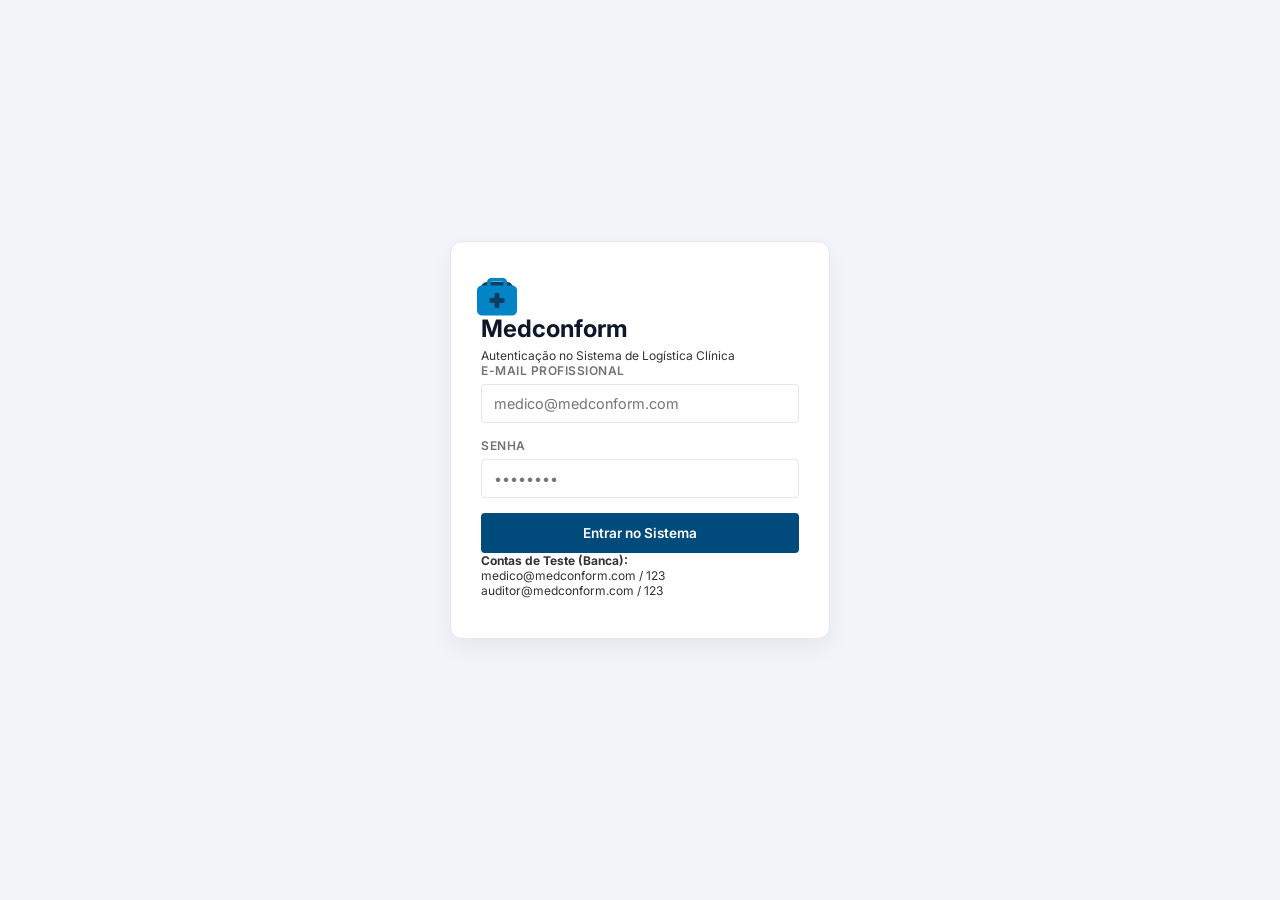
<file: frontend/auditoria.html>
<!DOCTYPE html>
<html lang="pt-BR">

<head>
    <meta charset="UTF-8">
    <meta name="viewport" content="width=device-width, initial-scale=1.0">
    <title>Medconform - Auditoria Técnica</title>
    <link rel="stylesheet" href="style.css">
    <link rel="preconnect" href="https://fonts.googleapis.com">
    <link rel="preconnect" href="https://fonts.gstatic.com" crossorigin>
    <link href="https://fonts.googleapis.com/css2?family=Inter:wght@400;500;600;700&display=swap" rel="stylesheet">
    <link rel="stylesheet" href="https://cdnjs.cloudflare.com/ajax/libs/font-awesome/6.4.0/css/all.min.css">
</head>

<body>

    <div class="app-container">
        <!-- Sidebar -->
        <aside class="sidebar">
            <div class="sidebar-top">
                <div class="logo-area">
                    <div class="logo-icon"><i class="fa-solid fa-briefcase-medical"></i></div>
                    <div class="logo-text">
                        <h1>Medconform</h1>
                        <span>LOGÍSTICA CLÍNICA</span>
                    </div>
                </div>

                <button id="btn-nova-solicitacao" class="btn-new-request"
                    onclick="window.location.href='solicitacoes.html'">
                    <i class="fa-solid fa-plus"></i> Nova Solicitação
                </button>

                <nav class="main-menu">
                    <a href="index.html" class="menu-item"><i class="fa-solid fa-border-all"></i> Dashboard</a>
                    <a href="solicitacoes.html" class="menu-item"><i class="fa-regular fa-clipboard"></i>
                        Solicitações</a>
                    <a href="documentos.html" class="menu-item"><i class="fa-solid fa-file-medical"></i> Documentos</a>
                    <a href="auditoria.html" id="menu-auditoria" class="menu-item active"><i
                            class="fa-solid fa-gavel"></i> Auditoria</a>
                    <a href="materiais.html" class="menu-item"><i class="fa-solid fa-box-open"></i> Materiais</a>
                    <a href="fornecedores.html" class="menu-item"><i class="fa-solid fa-truck"></i> Fornecedores</a>
                    <a href="#" class="menu-item"><i class="fa-solid fa-chart-line"></i> Relatórios</a>
                    <a href="#" class="menu-item"><i class="fa-solid fa-gear"></i> Configurações</a>
                </nav>
            </div>

            <div class="sidebar-bottom">
                <a href="#" class="menu-item"><i class="fa-regular fa-circle-question"></i> Ajuda</a>
                <a href="#" id="btn-logout" class="menu-item sign-out"><i
                        class="fa-solid fa-arrow-right-from-bracket"></i> Sair</a>
            </div>
        </aside>

        <!-- Main Content -->
        <main class="main-content">
            <!-- Topbar -->
            <header class="topbar">
                <div class="search-bar">
                    <i class="fa-solid fa-magnifying-glass"></i>
                    <input type="text" placeholder="Buscar por ID, médico ou paciente...">
                </div>
                <div class="topbar-actions">
                    <button class="icon-btn"><i class="fa-regular fa-bell"></i></button>
                    <button class="icon-btn"><i class="fa-regular fa-circle-question"></i></button>
                    <div class="user-profile">
                        <div class="user-info text-right">
                            <strong id="user-name-display">Carregando...</strong>
                            <span id="user-role-display">Aguarde...</span>
                        </div>
                        <img src="https://i.pravatar.cc/150?img=5" alt="Foto de Perfil">
                    </div>
                </div>
            </header>

            <!-- Page Content -->
            <div class="page-content">
                <div class="page-header mb-25">
                    <div class="header-titles">
                        <h2>Painel de Auditoria Clínica</h2>
                        <p>Análise técnica de guias, emissão de pareceres e verificação de conformidade.</p>
                    </div>
                </div>

                <div class="form-layout">
                    <!-- Coluna Principal (Fila de Casos) -->
                    <div class="form-main">
                        <div class="card table-card">
                            <div class="table-header">
                                <h3><i class="fa-solid fa-list-check"></i> Fila de Pendências</h3>
                            </div>
                            <div class="table-responsive">
                                <table class="data-table">
                                    <thead>
                                        <tr>
                                            <th>ID</th>
                                            <th>PACIENTE</th>
                                            <th>PROCEDIMENTO</th>
                                            <th>AÇÃO</th>
                                        </tr>
                                    </thead>
                                    <tbody id="tabela-auditoria">
                                        <tr>
                                            <td colspan="4" class="table-empty-state">
                                                <i class="fa-solid fa-spinner fa-spin"></i><br>
                                                <strong>Carregando fila de pendências...</strong>
                                            </td>
                                        </tr>
                                    </tbody>
                                </table>
                            </div>
                        </div>
                    </div>

                    <!-- Coluna Lateral (Ações e IA) -->
                    <div class="form-sidebar">
                        <!-- Card de Análise da IA -->
                        <div class="card info-card card-ia">
                            <h3><i class="fa-solid fa-robot"></i> Copiloto de Auditoria (IA)</h3>
                            <p id="ai-feedback" class="text-ia">Selecione um caso na fila para acionar a análise
                                inteligente de coerência do pedido.</p>
                            <button id="btn-analisar-ia" class="btn-outline btn-full btn-ia" disabled
                                onclick="executarAnaliseIA()">Analisar Risco</button>
                        </div>

                        <!-- Detalhes do Caso Selecionado -->
                        <div class="card mb-20 oculto" id="card-detalhes-auditoria">
                            <div class="card-header">
                                <h3><i class="fa-solid fa-notes-medical"></i> Detalhes do Caso <span id="detalhe-id"
                                        class="text-dark-blue font-bold"></span></h3>
                            </div>
                            <div class="card-body-auditoria">
                                <p><strong>Paciente:</strong> <span id="detalhe-paciente"></span></p>
                                <p><strong>Procedimento:</strong> <span id="detalhe-procedimento"></span></p>
                                <p><strong>Justificativa:</strong> <span id="detalhe-justificativa"></span></p>

                                <hr class="divisor-auditoria">

                                <h4 class="titulo-cotacao"><i class="fa-solid fa-box-open"></i> Materiais e Cotação</h4>
                                <p><strong>Fornecedor (Mais barato):</strong> <span id="detalhe-fornecedor"
                                        class="badge-urgencia badge-fornecedor"></span></p>
                                <p><strong>Valor Total Estimado:</strong> <span id="detalhe-valor"
                                        class="valor-destaque"></span></p>

                                <div class="box-materiais">
                                    <strong>Itens Solicitados:</strong>
                                    <p id="detalhe-materiais" class="texto-materiais"></p>
                                </div>
                            </div>
                        </div>

                        <!-- Formulário de Parecer -->
                        <div class="card mt-15">
                            <div class="card-header">
                                <h3><i class="fa-solid fa-gavel"></i> Emissão de Parecer</h3>
                            </div>
                            <div class="form-group mb-15">
                                <label>ID em Análise</label>
                                <input type="text" class="form-control" id="audit-id" readonly
                                    placeholder="Selecione na fila...">
                            </div>
                            <div class="form-group mb-20">
                                <label>Justificativa do Auditor</label>
                                <textarea class="form-control" id="audit-parecer" rows="5"
                                    placeholder="Descreva os motivos técnicos para a decisão..."></textarea>
                            </div>

                            <div class="form-grid-2">
                                <button class="btn-outline btn-reprovar"
                                    onclick="enviarParecer('Negado')">REPROVAR</button>
                                <button class="btn-fill btn-aprovar"
                                    onclick="enviarParecer('Aprovado')">APROVAR</button>
                            </div>
                        </div>
                    </div>
                </div>
            </div>
        </main>
    </div>

    <script src="script.js"></script>
</body>

</html>
</file>
<file: frontend/style.css>
:root {
    --primary-color: #0c3e60;
    --primary-hover: #0a304a;
    --bg-color: #F8FAFC;
    --sidebar-bg: #FFFFFF;
    --border-color: #E2E8F0;
    --text-main: #1E293B;
    --text-muted: #64748B;
    --error-color: #EF4444;
    --error-bg: #FEF2F2;
    --warning-color: #F59E0B;
    --warning-bg: #FFFBEB;
    --success-color: #10B981;
    --success-bg: #ECFDF5;
    --info-color: #3B82F6;
    --info-bg: #EFF6FF;
    --chart-dark: #006b99;
    --chart-mid: #369cce;
    --chart-light: #cde4f3;
    --card-radius: 8px;
}

* {
    margin: 0;
    padding: 0;
    box-sizing: border-box;
    font-family: 'Inter', sans-serif;
}

body {
    margin: 0;
    padding: 0;
    background-color: #f4f7fe;
    overflow-x: hidden;
}

.app-container {
    display: flex;
    width: 100vw;
    max-width: 100%;
    min-height: 100vh;
}

.sidebar {
    width: 260px;
    background-color: var(--sidebar-bg);
    border-right: 1px solid var(--border-color);
    display: flex;
    flex-direction: column;
    justify-content: space-between;
}

.logo-area {
    display: flex;
    align-items: center;
    padding: 24px;
    gap: 12px;
}

.logo-icon {
    background-color: var(--primary-color);
    color: white;
    width: 32px;
    height: 32px;
    border-radius: 6px;
    display: flex;
    align-items: center;
    justify-content: center;
    font-size: 16px;
}

.logo-text h1 {
    font-size: 16px;
    font-weight: 700;
    color: var(--primary-color);
}

.logo-text span {
    font-size: 10px;
    font-weight: 600;
    color: var(--text-muted);
    letter-spacing: 0.5px;
}

.btn-new-request {
    margin: 0 24px 24px 24px;
    background-color: var(--primary-color);
    color: white;
    border: none;
    padding: 10px;
    border-radius: 6px;
    font-weight: 500;
    cursor: pointer;
    display: flex;
    align-items: center;
    justify-content: center;
    gap: 8px;
    transition: 0.2s;
}

.btn-new-request:hover {
    background-color: var(--primary-hover);
}

.main-menu,
.sidebar-bottom {
    display: flex;
    flex-direction: column;
}

.menu-item {
    padding: 12px 24px;
    text-decoration: none;
    color: var(--text-muted);
    display: flex;
    align-items: center;
    gap: 12px;
    font-weight: 500;
    border-left: 3px solid transparent;
    transition: 0.2s;
}

.menu-item i {
    width: 20px;
    font-size: 16px;
}

.menu-item:hover {
    background-color: #f1f5f9;
    color: var(--text-main);
}

.menu-item.active {
    background-color: var(--info-bg);
    color: var(--info-color);
    border-left-color: var(--info-color);
}

.menu-item.sign-out {
    color: var(--error-color);
}

.sidebar-bottom {
    margin-bottom: 24px;
}

.main-content {
    flex: 1;
    width: 100%;
    overflow-y: auto;
}

.topbar {
    height: 70px;
    background-color: #fff;
    border-bottom: 1px solid var(--border-color);
    display: flex;
    align-items: center;
    justify-content: space-between;
    padding: 0 32px;
}

.search-bar {
    display: flex;
    align-items: center;
    background-color: #f1f5f9;
    padding: 8px 16px;
    border-radius: 20px;
    width: 400px;
    gap: 10px;
    color: var(--text-muted);
}

.search-bar input {
    border: none;
    background: transparent;
    outline: none;
    width: 100%;
    color: var(--text-main);
}

.topbar-actions {
    display: flex;
    align-items: center;
    gap: 16px;
}

.icon-btn {
    background: none;
    border: none;
    font-size: 18px;
    color: var(--text-muted);
    cursor: pointer;
}

.user-profile {
    display: flex;
    align-items: center;
    gap: 12px;
    margin-left: 16px;
    border-left: 1px solid var(--border-color);
    padding-left: 16px;
}

.text-right {
    text-align: right;
}

.user-profile img {
    width: 36px;
    height: 36px;
    border-radius: 50%;
}

.user-info {
    display: flex;
    flex-direction: column;
}

.user-info strong {
    font-size: 13px;
    color: var(--primary-color);
}

.user-info span {
    font-size: 11px;
    color: var(--text-muted);
}

.page-content {
    padding: 32px;
    max-width: 1280px;
    margin: 0 auto;
    width: 100%;
}

.page-header {
    display: flex;
    justify-content: space-between;
    align-items: flex-start;
    margin-bottom: 24px;
}

.header-titles h2 {
    font-size: 22px;
    color: var(--text-main);
    margin-bottom: 6px;
}

.header-titles p {
    color: var(--text-muted);
    font-size: 13px;
}

.header-buttons {
    display: flex;
    gap: 12px;
}

.btn-outline {
    background: white;
    border: 1px solid var(--border-color);
    color: var(--text-main);
    padding: 8px 16px;
    border-radius: 6px;
    font-weight: 500;
    cursor: pointer;
    font-size: 13px;
    display: flex;
    align-items: center;
    gap: 8px;
}

.btn-primary {
    background: var(--primary-color);
    border: none;
    color: white;
    padding: 8px 16px;
    border-radius: 6px;
    font-weight: 500;
    cursor: pointer;
    font-size: 13px;
    display: flex;
    align-items: center;
    gap: 8px;
}

.kpi-grid {
    display: grid;
    grid-template-columns: repeat(4, 1fr);
    gap: 20px;
    margin-bottom: 24px;
}

.kpi-card {
    background: white;
    border: 1px solid var(--border-color);
    border-radius: var(--card-radius);
    padding: 20px;
    display: flex;
    flex-direction: column;
    justify-content: space-between;
}

.kpi-top {
    display: flex;
    justify-content: space-between;
    align-items: center;
    margin-bottom: 12px;
}

.kpi-title {
    font-size: 11px;
    font-weight: 600;
    color: var(--text-muted);
    letter-spacing: 0.5px;
}

.kpi-icon {
    width: 28px;
    height: 28px;
    border-radius: 6px;
    display: flex;
    align-items: center;
    justify-content: center;
    font-size: 14px;
}

.kpi-icon.blue {
    background: var(--info-bg);
    color: var(--info-color);
}

.kpi-icon.green {
    background: var(--success-bg);
    color: var(--success-color);
}

.kpi-icon.red {
    background: var(--error-bg);
    color: var(--error-color);
}

.kpi-icon.orange {
    background: var(--warning-bg);
    color: var(--warning-color);
}

.kpi-value {
    display: flex;
    align-items: baseline;
    gap: 8px;
    margin-bottom: auto;
}

.kpi-value h3 {
    font-size: 28px;
    font-weight: 700;
    color: var(--text-main);
}

.kpi-value h3 span {
    font-size: 18px;
    color: var(--text-muted);
    font-weight: 500;
}

.trend {
    font-size: 12px;
    font-weight: 600;
}

.trend.down {
    color: var(--error-color);
}

.trend.up {
    color: var(--success-color);
}

.text-sm {
    font-size: 12px;
}

.ml-2 {
    margin-left: 8px;
}

.kpi-bottom {
    display: flex;
    justify-content: space-between;
    align-items: center;
    font-size: 11px;
    margin-top: 16px;
}

.kpi-bottom a {
    color: var(--info-color);
    font-weight: 600;
    text-decoration: none;
}

.kpi-progress-area {
    margin-top: 16px;
}

.progress-bar-wrap {
    display: flex;
    height: 6px;
    border-radius: 3px;
    overflow: hidden;
    margin-bottom: 6px;
}

.progress-green {
    background: var(--success-color);
}

.progress-red {
    background: var(--error-color);
}

.progress-labels {
    display: flex;
    justify-content: space-between;
    font-size: 10px;
    font-weight: 600;
    color: var(--text-muted);
}

.avatar-group {
    display: flex;
    margin-top: 12px;
}

.avatar {
    width: 30px;
    height: 30px;
    border-radius: 50%;
    border: 2px solid white;
    margin-left: -8px;
    overflow: hidden;
    background: #E2E8F0;
}

.avatar:first-child {
    margin-left: 0;
}

.avatar img {
    width: 100%;
    height: 100%;
    object-fit: cover;
}

.avatar.more {
    display: flex;
    align-items: center;
    justify-content: center;
    font-size: 11px;
    font-weight: 600;
    background: var(--text-main);
    color: white;
}

.dashboard-grid {
    display: grid;
    grid-template-columns: 2fr 1fr;
    gap: 24px;
    margin-bottom: 24px;
}

.card {
    background: white;
    border: 1px solid var(--border-color);
    border-radius: var(--card-radius);
}

.chart-section {
    display: flex;
    flex-direction: column;
}

.chart-header {
    display: flex;
    justify-content: space-between;
    align-items: center;
    padding: 20px 24px;
}

.chart-header h3 {
    font-size: 16px;
    color: var(--text-main);
}

.chart-legend {
    display: flex;
    gap: 16px;
    font-size: 12px;
    color: var(--text-muted);
    font-weight: 500;
}

.chart-legend i {
    font-size: 10px;
    margin-right: 4px;
}

.color-ortese {
    color: var(--chart-dark);
}

.color-protese {
    color: var(--chart-mid);
}

.chart-body {
    padding: 0 24px 20px 24px;
    height: 250px;
}

.css-chart {
    display: flex;
    justify-content: space-between;
    align-items: flex-end;
    height: 100%;
    border-bottom: 1px solid var(--border-color);
    padding-bottom: 24px;
    position: relative;
}

.bar-group {
    display: flex;
    flex-direction: column;
    justify-content: flex-end;
    width: 12%;
    height: 100%;
    position: relative;
    gap: 2px;
}

.bar {
    width: 100%;
    transition: height 0.3s;
}

.bar-light {
    background-color: var(--chart-light);
}

.bar-mid {
    background-color: var(--chart-mid);
}

.bar-dark {
    background-color: var(--chart-dark);
}

.bar-label {
    position: absolute;
    bottom: -24px;
    left: 0;
    right: 0;
    text-align: center;
    font-size: 11px;
    color: var(--text-muted);
    font-weight: 500;
}

.chart-footer {
    display: flex;
    justify-content: space-between;
    align-items: center;
    padding: 16px 24px;
    background-color: #F8FAFC;
    border-top: 1px solid var(--border-color);
    border-radius: 0 0 var(--card-radius) var(--card-radius);
    font-size: 12px;
}

.financial-summary {
    display: flex;
    gap: 24px;
    color: var(--text-muted);
}

.financial-summary strong {
    color: var(--text-main);
    font-size: 13px;
    margin-left: 4px;
}

.financial-summary strong.color-blue {
    color: var(--info-color);
}

.side-widgets {
    display: flex;
    flex-direction: column;
    gap: 20px;
}

.alerts-card {
    flex: 1;
}

.card-header {
    padding: 16px 20px;
    display: flex;
    justify-content: space-between;
    align-items: center;
    border-bottom: 1px solid var(--border-color);
}

.card-header.border-none {
    border-bottom: none;
}

.card-header.pb-0 {
    padding-bottom: 0;
}

.card-header h3 {
    font-size: 16px;
    color: var(--text-main);
}

.badge-red-solid {
    background-color: var(--error-color);
    color: white;
    padding: 2px 6px;
    border-radius: 4px;
    font-size: 11px;
    font-weight: 700;
}

.card-body {
    padding: 16px 20px;
}

.alert-item {
    display: flex;
    gap: 12px;
    margin-bottom: 16px;
    padding-left: 12px;
    border-left: 3px solid transparent;
}

.alert-item.red {
    border-left-color: var(--error-color);
}

.alert-item.yellow {
    border-left-color: var(--warning-color);
}

.alert-item.blue {
    border-left-color: var(--info-color);
}

.alert-icon {
    font-size: 16px;
}

.alert-item.red .alert-icon {
    color: var(--error-color);
}

.alert-item.yellow .alert-icon {
    color: var(--warning-color);
}

.alert-item.blue .alert-icon {
    color: var(--info-color);
}

.alert-content {
    display: flex;
    flex-direction: column;
}

.alert-content strong {
    font-size: 12px;
    color: var(--text-main);
    margin-bottom: 2px;
}

.alert-content span {
    font-size: 11px;
    color: var(--text-muted);
    line-height: 1.4;
}

.btn-block-outline {
    width: 100%;
    background: transparent;
    border: 1px solid var(--border-color);
    color: var(--text-muted);
    padding: 10px;
    border-radius: 6px;
    font-weight: 600;
    font-size: 12px;
    cursor: pointer;
    transition: 0.2s;
    margin-top: 8px;
}

.btn-block-outline:hover {
    background: #f1f5f9;
    color: var(--text-main);
}

.quick-links-grid {
    display: grid;
    grid-template-columns: 1fr 1fr;
    gap: 16px;
}

.quick-link-card {
    padding: 20px;
    display: flex;
    flex-direction: column;
    align-items: center;
    justify-content: center;
    gap: 12px;
    cursor: pointer;
    transition: 0.2s;
    color: var(--primary-color);
}

.quick-link-card i {
    font-size: 24px;
    color: var(--chart-mid);
}

.quick-link-card span {
    font-size: 13px;
    font-weight: 600;
}

.quick-link-card:hover {
    border-color: var(--chart-mid);
    background-color: var(--info-bg);
}

.table-card {
    overflow: hidden;
}

.table-header {
    padding: 20px 24px;
    display: flex;
    justify-content: space-between;
    align-items: center;
    border-bottom: 1px solid var(--border-color);
}

.table-header h3 {
    font-size: 16px;
    color: var(--text-main);
}

.filter-tabs {
    display: flex;
    gap: 8px;
}

.tab {
    background: transparent;
    border: 1px solid var(--border-color);
    padding: 6px 12px;
    border-radius: 6px;
    font-size: 12px;
    font-weight: 500;
    color: var(--text-muted);
    cursor: pointer;
}

.tab.active {
    background: white;
    border-color: var(--border-color);
    box-shadow: 0 1px 2px rgba(0, 0, 0, 0.05);
    color: var(--text-main);
    font-weight: 600;
}

.table-responsive {
    width: 100%;
    overflow-x: auto;
}

.data-table {
    width: 100%;
    border-collapse: collapse;
    text-align: left;
}

.data-table th {
    font-size: 11px;
    color: var(--text-muted);
    font-weight: 600;
    padding: 16px 24px;
    border-bottom: 1px solid var(--border-color);
    letter-spacing: 0.5px;
}

.data-table td {
    padding: 16px 24px;
    border-bottom: 1px solid var(--border-color);
    vertical-align: middle;
    font-size: 13px;
}

.font-bold {
    font-weight: 600;
}

.text-dark-blue {
    color: var(--primary-color);
}

.doctor-info {
    display: flex;
    align-items: center;
    gap: 10px;
}

.doc-initials {
    width: 28px;
    height: 28px;
    border-radius: 50%;
    display: flex;
    align-items: center;
    justify-content: center;
    font-size: 10px;
    font-weight: 700;
    color: white;
}

.blue-bg {
    background-color: #3B82F6;
}

.purple-bg {
    background-color: #A855F7;
}

.green-bg {
    background-color: #10B981;
}

.data-table td strong {
    display: block;
    color: var(--text-main);
    margin-bottom: 2px;
}

.data-table .sub-text {
    font-size: 11px;
    color: var(--text-muted);
}

.status-badge {
    padding: 4px 10px;
    border-radius: 20px;
    font-size: 10px;
    font-weight: 700;
    letter-spacing: 0.5px;
}

.status-badge.pendente {
    background-color: var(--warning-bg);
    color: #B45309;
}

.status-badge.aprovado {
    background-color: var(--success-bg);
    color: #047857;
}

.status-badge.negado {
    background-color: var(--error-bg);
    color: #B91C1C;
}

.btn-icon-dots {
    background: none;
    border: none;
    color: var(--text-muted);
    cursor: pointer;
    font-size: 16px;
}

.table-footer {
    padding: 16px 24px;
    display: flex;
    justify-content: space-between;
    align-items: center;
    background: #FAFAFA;
}

.pagination {
    display: flex;
    gap: 4px;
}

.page-btn {
    background: white;
    border: 1px solid var(--border-color);
    width: 28px;
    height: 28px;
    border-radius: 4px;
    display: flex;
    align-items: center;
    justify-content: center;
    color: var(--text-muted);
    cursor: pointer;
}

.page-btn:hover {
    background: #f1f5f9;
    color: var(--text-main);
}

.fab-btn {
    position: fixed;
    bottom: 32px;
    right: 32px;
    width: 56px;
    height: 56px;
    border-radius: 50%;
    background-color: var(--primary-color);
    color: white;
    border: none;
    font-size: 20px;
    box-shadow: 0 4px 12px rgba(12, 62, 96, 0.4);
    cursor: pointer;
    display: flex;
    align-items: center;
    justify-content: center;
    transition: 0.2s transform;
    z-index: 100;
}

.fab-btn:hover {
    transform: scale(1.05);
    background-color: var(--primary-hover);
}

:root {
    --bg-color: #f4f6f8;
    --sidebar-bg: #ffffff;
    --primary-dark: #003057;
    --primary-blue: #004b7c;
    --blue-light: #e6f0f9;
    --text-main: #333333;
    --text-muted: #737373;
    --border-color: #e5e7eb;
    --danger: #dc2626;
    --success: #16a34a;
    --warning: #ca8a04;
    --warning-bg: #fef9c3;
    --border-radius: 6px;
    --font-family: 'Segoe UI', Tahoma, Geneva, Verdana, sans-serif;
}

body {
    font-family: var(--font-family);
    background-color: var(--bg-color);
    color: var(--text-main);
    display: flex;
    height: 100vh;
    overflow: hidden;
}

.sidebar {
    width: 260px;
    background-color: var(--sidebar-bg);
    border-right: 1px solid var(--border-color);
    display: flex;
    flex-direction: column;
    padding: 20px 0;
}

.logo {
    display: flex;
    align-items: center;
    gap: 10px;
    padding: 0 24px;
    margin-bottom: 30px;
    font-weight: bold;
    font-size: 1.2rem;
    color: var(--primary-dark);
}

.logo i {
    font-size: 24px;
}

.btn-nova-solicitacao-side {
    background-color: var(--primary-dark);
    color: white;
    border: none;
    padding: 12px;
    margin: 0 24px 30px 24px;
    border-radius: var(--border-radius);
    cursor: pointer;
    display: flex;
    align-items: center;
    justify-content: center;
    gap: 8px;
    font-weight: 600;
}

.nav-menu {
    list-style: none;
    flex-grow: 1;
}

.nav-menu li a {
    display: flex;
    align-items: center;
    gap: 12px;
    padding: 12px 24px;
    color: var(--text-muted);
    text-decoration: none;
    font-weight: 500;
    border-left: 3px solid transparent;
}

.nav-menu li.active a {
    color: var(--primary-blue);
    background-color: var(--blue-light);
    border-left-color: var(--primary-blue);
}

.nav-menu li a:hover:not(.active) {
    background-color: #f9fafb;
}

.nav-bottom {
    list-style: none;
    border-top: 1px solid var(--border-color);
    padding-top: 10px;
}

.nav-bottom li a {
    display: flex;
    align-items: center;
    gap: 12px;
    padding: 12px 24px;
    color: var(--text-muted);
    text-decoration: none;
}

.main-wrapper {
    flex-grow: 1;
    display: flex;
    flex-direction: column;
    overflow-y: auto;
}

.topbar {
    height: 70px;
    background-color: var(--sidebar-bg);
    border-bottom: 1px solid var(--border-color);
    display: flex;
    align-items: center;
    justify-content: space-between;
    padding: 0 40px;
}

.search-bar {
    display: flex;
    align-items: center;
    background-color: var(--bg-color);
    padding: 8px 16px;
    border-radius: 20px;
    width: 400px;
    color: var(--text-muted);
}

.search-bar input {
    border: none;
    background: transparent;
    margin-left: 10px;
    outline: none;
    width: 100%;
}

.topbar-actions {
    display: flex;
    align-items: center;
    gap: 20px;
    color: var(--text-muted);
}

.topbar-actions i {
    font-size: 20px;
    cursor: pointer;
}

.user-profile {
    display: flex;
    align-items: center;
    gap: 12px;
    border-left: 1px solid var(--border-color);
    padding-left: 20px;
}

.user-profile img {
    width: 36px;
    height: 36px;
    border-radius: 50%;
    object-fit: cover;
}

.user-info h4 {
    font-size: 0.9rem;
    color: var(--text-main);
}

.user-info p {
    font-size: 0.75rem;
    color: var(--text-muted);
}

.content-body {
    padding: 30px 40px;
    display: grid;
    grid-template-columns: 1fr 320px;
    gap: 30px;
    align-items: start;
}

.page-header {
    margin-bottom: 24px;
}

.breadcrumbs {
    font-size: 0.75rem;
    color: var(--primary-blue);
    font-weight: 600;
    margin-bottom: 8px;
    letter-spacing: 0.5px;
}

.page-title {
    font-size: 1.5rem;
    color: var(--primary-dark);
    margin-bottom: 4px;
}

.page-subtitle {
    font-size: 0.85rem;
    color: var(--text-muted);
}

.card {
    background-color: #ffffff;
    border-radius: var(--border-radius);
    border: 1px solid var(--border-color);
    padding: 24px;
    margin-bottom: 20px;
}

.card-header {
    display: flex;
    align-items: center;
    justify-content: space-between;
    margin-bottom: 20px;
    color: var(--primary-blue);
    font-weight: 600;
}

.card-header-title {
    display: flex;
    align-items: center;
    gap: 8px;
}

.form-grid-2 {
    display: grid;
    grid-template-columns: 1fr 1fr;
    gap: 20px;
    margin-bottom: 20px;
}

.form-group {
    display: flex;
    flex-direction: column;
    gap: 6px;
}

.form-group label {
    font-size: 0.75rem;
    font-weight: 600;
    color: var(--text-muted);
    text-transform: uppercase;
    letter-spacing: 0.5px;
}

.form-control {
    padding: 10px 12px;
    border: 1px solid var(--border-color);
    border-radius: 4px;
    font-size: 0.9rem;
    outline: none;
    transition: border 0.2s;
}

.form-control:focus {
    border-color: var(--primary-blue);
}

.form-group.has-error .form-control {
    border-color: var(--danger);
}

.error-msg {
    color: var(--danger);
    font-size: 0.75rem;
    display: flex;
    align-items: center;
    gap: 4px;
}

textarea.form-control {
    resize: vertical;
    min-height: 80px;
}

select.form-control {
    appearance: none;
    background-image: url("data:image/svg+xml;charset=US-ASCII,%3Csvg%20xmlns%3D%22http%3A%2F%2Fwww.w3.org%2F2000%2Fsvg%22%20width%3D%22292.4%22%20height%3D%22292.4%22%3E%3Cpath%20fill%3D%22%23666%22%20d%3D%22M287%2069.4a17.6%2017.6%200%200%200-13-5.4H18.4c-5%200-9.3%201.8-12.9%205.4A17.6%2017.6%200%200%200%200%2082.2c0%205%201.8%209.3%205.4%2012.9l128%20127.9c3.6%203.6%207.8%205.4%2012.8%205.4s9.2-1.8%2012.8-5.4L287%2095c3.5-3.5%205.4-7.8%205.4-12.8%200-5-1.9-9.2-5.5-12.8z%22%2F%3E%3C%2Fsvg%3E");
    background-repeat: no-repeat;
    background-position: right 12px top 50%;
    background-size: 10px auto;
}

.badge-warning {
    background-color: var(--warning-bg);
    color: var(--warning);
    padding: 4px 8px;
    border-radius: 4px;
    font-size: 0.7rem;
    font-weight: bold;
}

.btn-link {
    background: none;
    border: none;
    color: var(--primary-blue);
    font-weight: 600;
    cursor: pointer;
    font-size: 0.85rem;
}

.ai-banner {
    background-color: var(--blue-light);
    border-radius: 6px;
    padding: 12px 16px;
    display: flex;
    align-items: center;
    justify-content: space-between;
    margin-bottom: 20px;
}

.ai-content {
    display: flex;
    align-items: center;
    gap: 12px;
}

.ai-icon {
    background-color: #cce0f5;
    color: var(--primary-blue);
    width: 32px;
    height: 32px;
    display: flex;
    align-items: center;
    justify-content: center;
    border-radius: 50%;
}

.ai-text h5 {
    color: var(--primary-dark);
    font-size: 0.85rem;
}

.ai-text p {
    color: var(--primary-blue);
    font-size: 0.75rem;
}

.btn-primary {
    background-color: var(--primary-blue);
    color: white;
    border: none;
    padding: 8px 16px;
    border-radius: 4px;
    cursor: pointer;
    font-weight: 600;
    font-size: 0.85rem;
}

.materials-table {
    width: 100%;
    border-collapse: collapse;
}

.materials-table th {
    text-align: left;
    padding: 12px 0;
    font-size: 0.75rem;
    color: var(--text-muted);
    border-bottom: 1px solid var(--border-color);
    text-transform: uppercase;
}

.materials-table td {
    padding: 16px 0;
    border-bottom: 1px solid var(--border-color);
    vertical-align: middle;
}

.item-desc h5 {
    color: var(--primary-dark);
    font-size: 0.95rem;
}

.item-desc p {
    color: var(--text-muted);
    font-size: 0.75rem;
}

.qty-input {
    width: 60px;
    padding: 6px;
    border: 1px solid var(--border-color);
    border-radius: 4px;
    text-align: center;
}

.btn-delete {
    background: none;
    border: none;
    color: #a3a3a3;
    cursor: pointer;
    font-size: 1.2rem;
}

.btn-delete:hover {
    color: var(--danger);
}

.total-row {
    display: flex;
    justify-content: flex-end;
    align-items: center;
    gap: 20px;
    padding-top: 20px;
}

.total-label {
    color: var(--text-muted);
    font-size: 0.85rem;
    font-weight: 600;
    letter-spacing: 1px;
}

.total-value {
    color: var(--primary-blue);
    font-size: 1.2rem;
    font-weight: bold;
}

.action-buttons {
    display: flex;
    gap: 10px;
    margin-bottom: 20px;
}

.btn-outline {
    flex: 1;
    background: transparent;
    border: 1px solid var(--border-color);
    color: var(--text-main);
    padding: 12px;
    border-radius: 4px;
    font-weight: 600;
    cursor: pointer;
}

.btn-fill {
    flex: 1;
    background-color: var(--primary-dark);
    border: 1px solid var(--primary-dark);
    color: white;
    padding: 12px;
    border-radius: 4px;
    font-weight: 600;
    cursor: pointer;
}

.upload-area {
    border: 2px dashed var(--border-color);
    border-radius: 6px;
    padding: 40px 20px;
    text-align: center;
    margin-bottom: 16px;
    background-color: #fafafa;
}

.upload-icon {
    font-size: 2rem;
    color: #a3a3a3;
    margin-bottom: 12px;
}

.upload-area h4 {
    color: var(--primary-dark);
    margin-bottom: 4px;
}

.upload-area p {
    font-size: 0.75rem;
    color: var(--text-muted);
    margin-bottom: 16px;
}

.btn-secondary {
    background-color: #f3f4f6;
    color: var(--text-main);
    border: 1px solid var(--border-color);
    padding: 8px 16px;
    border-radius: 4px;
    font-weight: 600;
    font-size: 0.8rem;
    cursor: pointer;
}

.file-item {
    display: flex;
    align-items: center;
    justify-content: space-between;
    background-color: #f9fafb;
    padding: 12px;
    border-radius: 6px;
    border: 1px solid var(--border-color);
}

.file-info {
    display: flex;
    align-items: center;
    gap: 12px;
}

.file-info i {
    color: var(--primary-blue);
    font-size: 1.2rem;
}

.file-details h5 {
    font-size: 0.85rem;
    color: var(--primary-dark);
}

.file-details p {
    font-size: 0.7rem;
    color: var(--text-muted);
}

.status-list {
    display: flex;
    flex-direction: column;
    gap: 16px;
    margin-bottom: 20px;
}

.status-item {
    display: flex;
    gap: 12px;
}

.status-icon.check {
    color: var(--success);
}

.status-icon.warn {
    color: var(--warning);
}

.status-text h5 {
    font-size: 0.85rem;
    color: var(--text-main);
}

.status-text p {
    font-size: 0.75rem;
    color: var(--text-muted);
    line-height: 1.4;
}

.progress-section {
    border-top: 1px solid var(--border-color);
    padding-top: 16px;
}

.progress-header {
    display: flex;
    justify-content: space-between;
    font-size: 0.75rem;
    font-weight: 600;
    color: var(--text-muted);
    margin-bottom: 8px;
    text-transform: uppercase;
}

.progress-bar-bg {
    height: 6px;
    background-color: var(--border-color);
    border-radius: 3px;
    overflow: hidden;
}

.progress-bar-fill {
    height: 100%;
    width: 75%;
    background-color: var(--primary-blue);
}

.tip-card {
    background-color: var(--primary-dark);
    color: white;
    padding: 24px;
    border-radius: 8px;
    position: relative;
    overflow: hidden;
}

.tip-card h4 {
    margin-bottom: 8px;
    position: relative;
    z-index: 2;
}

.tip-card p {
    font-size: 0.85rem;
    color: #d1d5db;
    line-height: 1.5;
    position: relative;
    z-index: 2;
}

.tip-card::after {
    content: '?';
    position: absolute;
    bottom: -20px;
    right: -10px;
    font-size: 100px;
    color: rgba(255, 255, 255, 0.05);
    font-weight: bold;
    z-index: 1;
}

.mb-15 {
    margin-bottom: 15px;
}

.mb-20 {
    margin-bottom: 20px;
}

.mb-25 {
    margin-bottom: 25px;
}

.mt-15 {
    margin-top: 15px;
}

.text-right {
    text-align: right;
}

.form-layout {
    display: flex;
    gap: 20px;
    align-items: flex-start;
    flex-wrap: wrap;
}

.form-main {
    flex: 1;
    min-width: 600px;
}

.form-sidebar {
    width: 320px;
    display: flex;
    flex-direction: column;
    gap: 20px;
}

input[readonly] {
    background-color: #f9fafb;
}

.card-header-flex {
    display: flex;
    justify-content: space-between;
    align-items: center;
}

.badge-urgencia {
    background: #fef08a;
    color: #854d0e;
    padding: 4px 8px;
    border-radius: 4px;
    font-size: 12px;
    font-weight: bold;
}

.upload-box {
    border: 2px dashed #cbd5e1;
    border-radius: 10px;
    padding: 20px;
    text-align: center;
    background: #f8fafc;
    transition: all 0.3s ease;
}

.upload-box:hover {
    border-color: #3b82f6;
    background: #f1f5f9;
}

.upload-box i {
    font-size: 2rem;
    color: #64748b;
    margin-bottom: 10px;
}

.input-arquivo-oculto {
    display: none;
}

.upload-box h4 {
    font-size: 0.95rem;
    color: #1e293b;
    margin-bottom: 5px;
}

.upload-box p {
    font-size: 0.8rem;
    color: #64748b;
    margin-bottom: 15px;
}

.arquivo-selecionado {
    font-size: 0.85em;
    color: #059669;
    font-weight: 600;
    margin-top: 10px;
}

.btn-full {
    width: 100%;
}

.info-card {
    background-color: #0f172a;
    color: white;
}

.info-card h3 {
    margin: 0 0 10px 0;
    font-size: 16px;
}

.info-card p {
    margin: 0;
    font-size: 13px;
    color: #cbd5e1;
    line-height: 1.5;
}

.arquivo-anexado-box {
    display: none;
    align-items: center;
    justify-content: space-between;
    background: #f0fdf4;
    padding: 8px 12px;
    border-radius: 6px;
    border: 1px solid #bbf7d0;
    margin-top: 10px;
}

.arquivo-anexado-texto {
    font-size: 0.85em;
    color: #059669;
    font-weight: 600;
}

.btn-remover-arquivo {
    background: none;
    border: none;
    color: #dc2626;
    cursor: pointer;
    font-size: 1rem;
    padding: 0;
    display: flex;
    align-items: center;
}

.btn-remover-arquivo:hover {
    color: #b91c1c;
}

.table-empty-state {
    text-align: center;
    padding: 40px;
    color: #888;
}

.table-empty-state i {
    font-size: 32px;
    margin-bottom: 15px;
    color: #cbd5e1;
}

.table-empty-state p {
    margin-top: 5px;
    font-size: 14px;
}

.btn-action {
    border: none;
    background: none;
    cursor: pointer;
    font-size: 16px;
    margin-right: 8px;
    transition: 0.2s;
}

.btn-action:hover {
    opacity: 0.7;
}

.btn-action.approve {
    color: #10b981;
}

.btn-action.deny {
    color: #f59e0b;
}

.btn-action.delete {
    color: #ef4444;
    margin-right: 0;
}

.card-ia {
    background-color: #4f46e5;
    color: white;
}

.text-ia {
    font-size: 14px;
    margin-bottom: 10px;
    color: #e0e7ff;
}

.btn-ia {
    color: white;
    border-color: white;
}

.btn-reprovar {
    color: #ef4444;
    border-color: #ef4444;
}

.btn-aprovar {
    background-color: #10b981;
    color: white;
}

.modal-overlay {
    position: fixed;
    top: 0;
    left: 0;
    width: 100%;
    height: 100%;
    background: rgba(0, 0, 0, 0.5);
    display: flex;
    align-items: center;
    justify-content: center;
    z-index: 1000;
}

.modal-content {
    background: #fff;
    width: 90%;
    max-width: 500px;
    border-radius: 12px;
    padding: 20px;
    box-shadow: 0 10px 25px rgba(0, 0, 0, 0.2);
}

.modal-header {
    display: flex;
    justify-content: space-between;
    align-items: center;
    border-bottom: 1px solid #e2e8f0;
    padding-bottom: 10px;
}

.btn-close {
    background: none;
    border: none;
    font-size: 1.5rem;
    cursor: pointer;
    color: #64748b;
}

.card-body-opme {
    padding: 20px;
}

.linha-material {
    display: flex;
    gap: 15px;
    align-items: flex-start;
    margin-bottom: 10px;
    width: 100%;
    box-sizing: border-box;
}

.material-nome {
    flex: 1;
    margin-bottom: 0 !important;
}

.material-qtd {
    width: 120px;
    margin-bottom: 0 !important;
}

.btn-remover-material {
    background: none;
    border: none;
    color: #ef4444;
    cursor: pointer;
    font-size: 1.1rem;
    padding: 10px;
    border-radius: 6px;
    margin-top: 2px;
    transition: background 0.2s, color 0.2s;
}

.btn-remover-material:hover {
    background: #fee2e2;
    color: #b91c1c;
}

.oculto {
    display: none;
}

.card-body-auditoria {
    padding: 15px;
}

.divisor-auditoria {
    margin: 15px 0;
    border: 0;
    border-top: 1px solid #e5e7eb;
}

.titulo-cotacao {
    color: #0284c7;
    margin-bottom: 10px;
}

.badge-fornecedor {
    background-color: #dcfce7;
    color: #166534;
}

.valor-destaque {
    font-weight: bold;
    color: #b91c1c;
}

.box-materiais {
    margin-top: 10px;
    background-color: #f8fafc;
    padding: 10px;
    border-radius: 6px;
    font-size: 0.9em;
}

.texto-materiais {
    margin-top: 5px;
    font-family: monospace;
}

.grupo-busca {
    display: flex;
    gap: 10px;
}

.btn-cotacao {
    white-space: nowrap;
}

.campo-bloqueado {
    background-color: #f1f5f9;
    cursor: not-allowed;
    color: #475569;
}

.campo-bloqueado:focus {
    outline: none;
    border-color: #cbd5e1;
    box-shadow: none;
}

.icone-bloqueado {
    color: #64748b;
    margin-right: 5px;
}

.actions-right {
    display: flex;
    justify-content: flex-end;
    gap: 10px;
}

.oculto {
    display: none !important;
}

.modal-compacto {
    max-width: 500px;
}

.badge-categoria {
    background-color: #e0f2fe;
    color: #0369a1;
    padding: 4px 8px;
    border-radius: 4px;
}

.tabela-mensagem-vazia {
    text-align: center;
    padding: 20px;
    color: #64748b;
}

.aviso-catalogo {
    color: #64748b;
    font-size: 0.8em;
    margin-top: 4px;
    display: block;
}

.login-body {
    display: flex;
    justify-content: center;
    align-items: center;
    min-height: 100vh;
    background-color: #f1f5f9;
}

.login-container {
    width: 100%;
    max-width: 420px;
    padding: 20px;
}

.login-card {
    padding: 40px 30px;
    border-radius: 12px;
    box-shadow: 0 10px 25px rgba(0, 0, 0, 0.05);
}

.login-header h2 {
    color: #0f172a;
    margin-bottom: 5px;
}

.pdf-container {
    padding: 40px;
    font-family: Arial, sans-serif;
    color: #1e293b;
    width: 100%;
    max-width: 800px;
    background-color: white;
}

.pdf-header {
    border-bottom: 3px solid #0284c7;
    padding-bottom: 20px;
    margin-bottom: 30px;
    display: flex;
    justify-content: space-between;
    align-items: flex-end;
}

.pdf-logo-area h1 {
    color: #0284c7;
    margin: 0;
    font-size: 28px;
    letter-spacing: 1px;
}

.pdf-logo-area p {
    margin: 5px 0 0;
    font-size: 14px;
    color: #64748b;
    text-transform: uppercase;
}

.pdf-title-area {
    text-align: right;
}

.pdf-title-area h2 {
    margin: 0;
    font-size: 18px;
    color: #0f172a;
}

.pdf-title-area p {
    margin: 5px 0 0;
    font-size: 12px;
    color: #64748b;
}

.pdf-section {
    margin-bottom: 30px;
}

.pdf-section h3 {
    background-color: #f8fafc;
    border-left: 4px solid #0284c7;
    padding: 8px 12px;
    margin-top: 0;
    font-size: 16px;
}

.pdf-section-content {
    padding-left: 12px;
    font-size: 14px;
    line-height: 1.8;
}

.pdf-section-content p {
    margin: 5px 0;
}

.pdf-status-line span {
    font-weight: bold;
    text-transform: uppercase;
}

.pdf-justificativa-box {
    border: 1px solid #cbd5e1;
    background-color: #f8fafc;
    padding: 20px;
    margin-top: 15px;
    border-radius: 4px;
    min-height: 120px;
}

.pdf-justificativa-box p {
    margin: 0;
    font-style: italic;
    font-size: 14px;
    line-height: 1.6;
    color: #334155;
}

.pdf-signature-section {
    margin-top: 100px;
    display: flex;
    justify-content: center;
    text-align: center;
}

.pdf-signature-block {
    width: 300px;
}

.pdf-signature-line {
    border-top: 1px solid #0f172a;
    margin-bottom: 10px;
}

.pdf-auditor-name {
    margin: 0;
    font-weight: bold;
    font-size: 16px;
}

.pdf-signature-role {
    margin: 5px 0 0;
    font-size: 12px;
    color: #64748b;
}

/* ==========================================
   AÇÕES DOS MODAIS (Fornecedores e Usuários)
   ========================================== */
.form-actions-modal {
    display: flex !important;
    justify-content: flex-end !important;
    gap: 15px !important;
    margin-top: 20px !important;
    width: 100% !important;
}

.form-actions-modal .btn-cancelar {
    padding: 10px 20px !important;
    background: white !important;
    border: 1px solid #ccc !important;
    border-radius: 6px !important;
    cursor: pointer !important;
    width: max-content !important; /* Impede o botão de esticar */
    flex: none !important;
    font-weight: 500;
}

.form-actions-modal .btn-salvar {
    padding: 10px 20px !important;
    background: #0b5b9e !important;
    color: white !important;
    border: none !important;
    border-radius: 6px !important;
    cursor: pointer !important;
    width: max-content !important; /* Impede o botão de esticar */
    flex: none !important;
    font-weight: 500;
}
</file>
